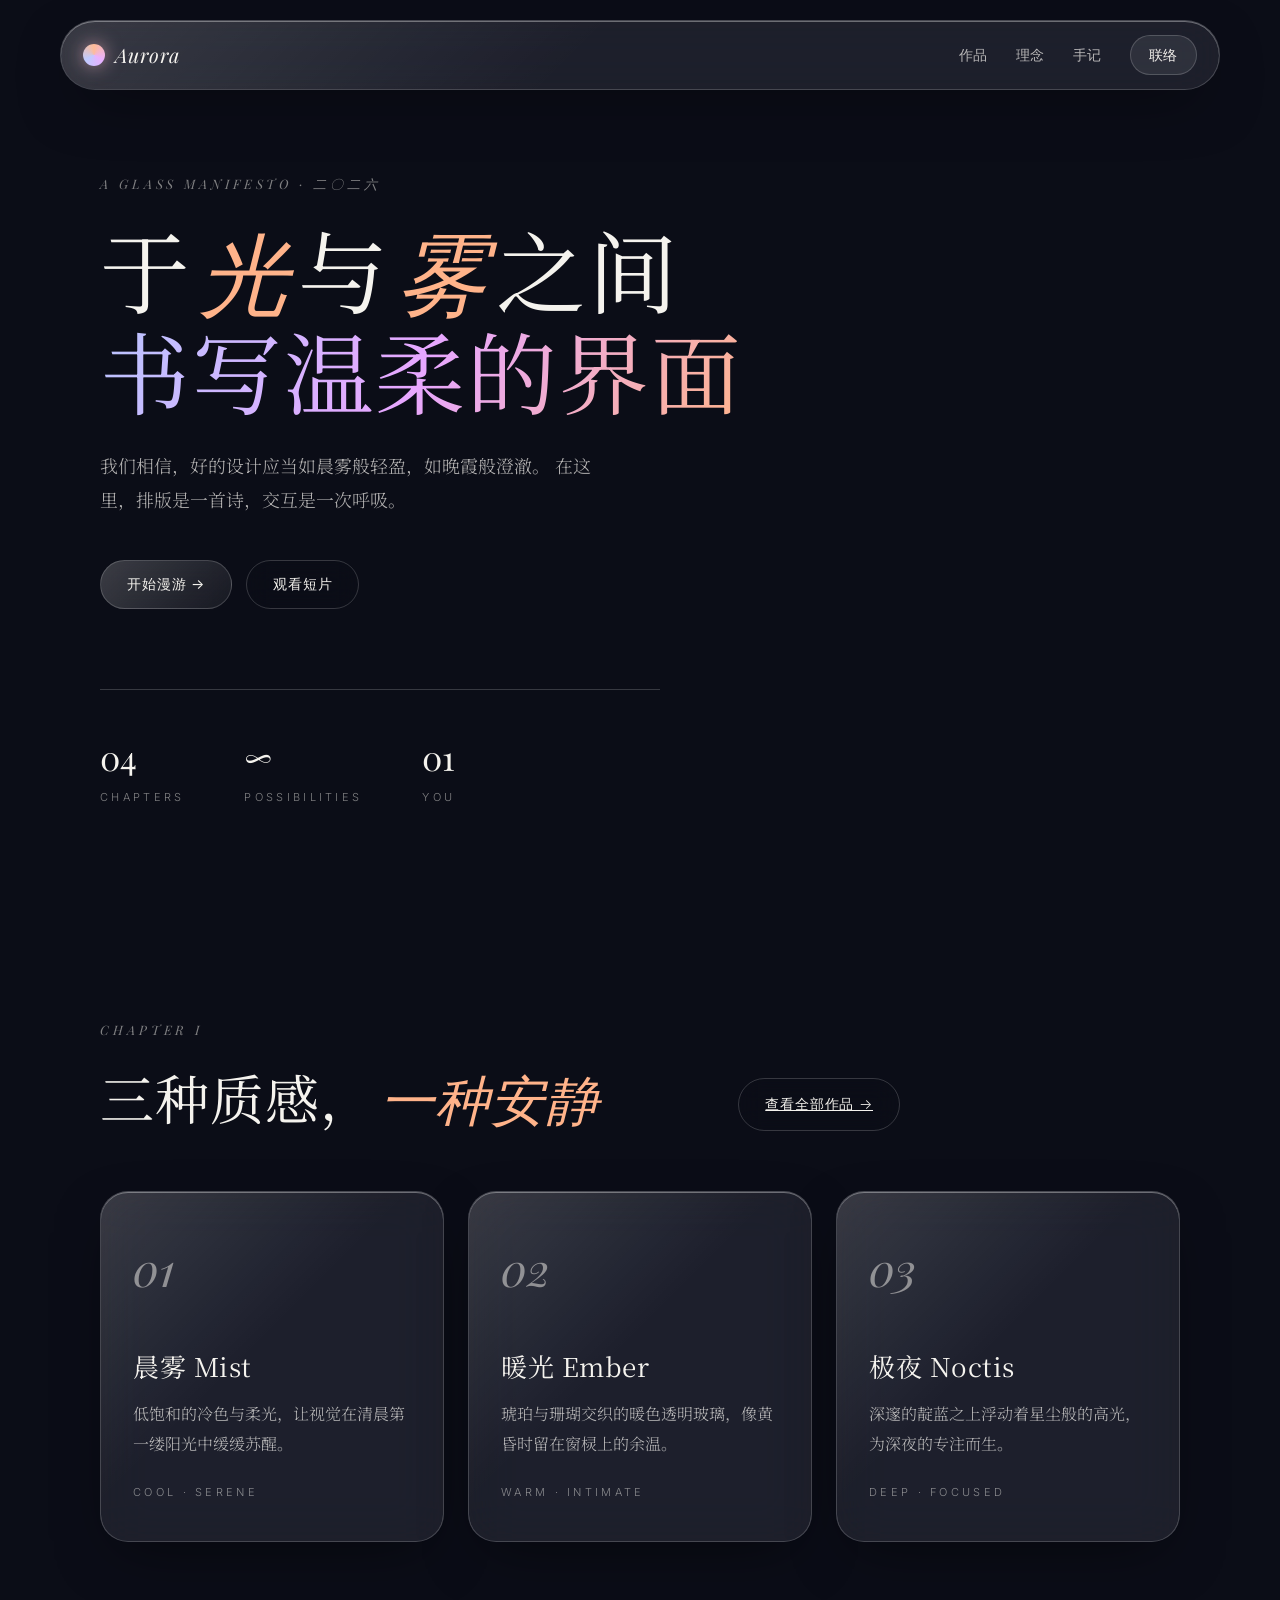
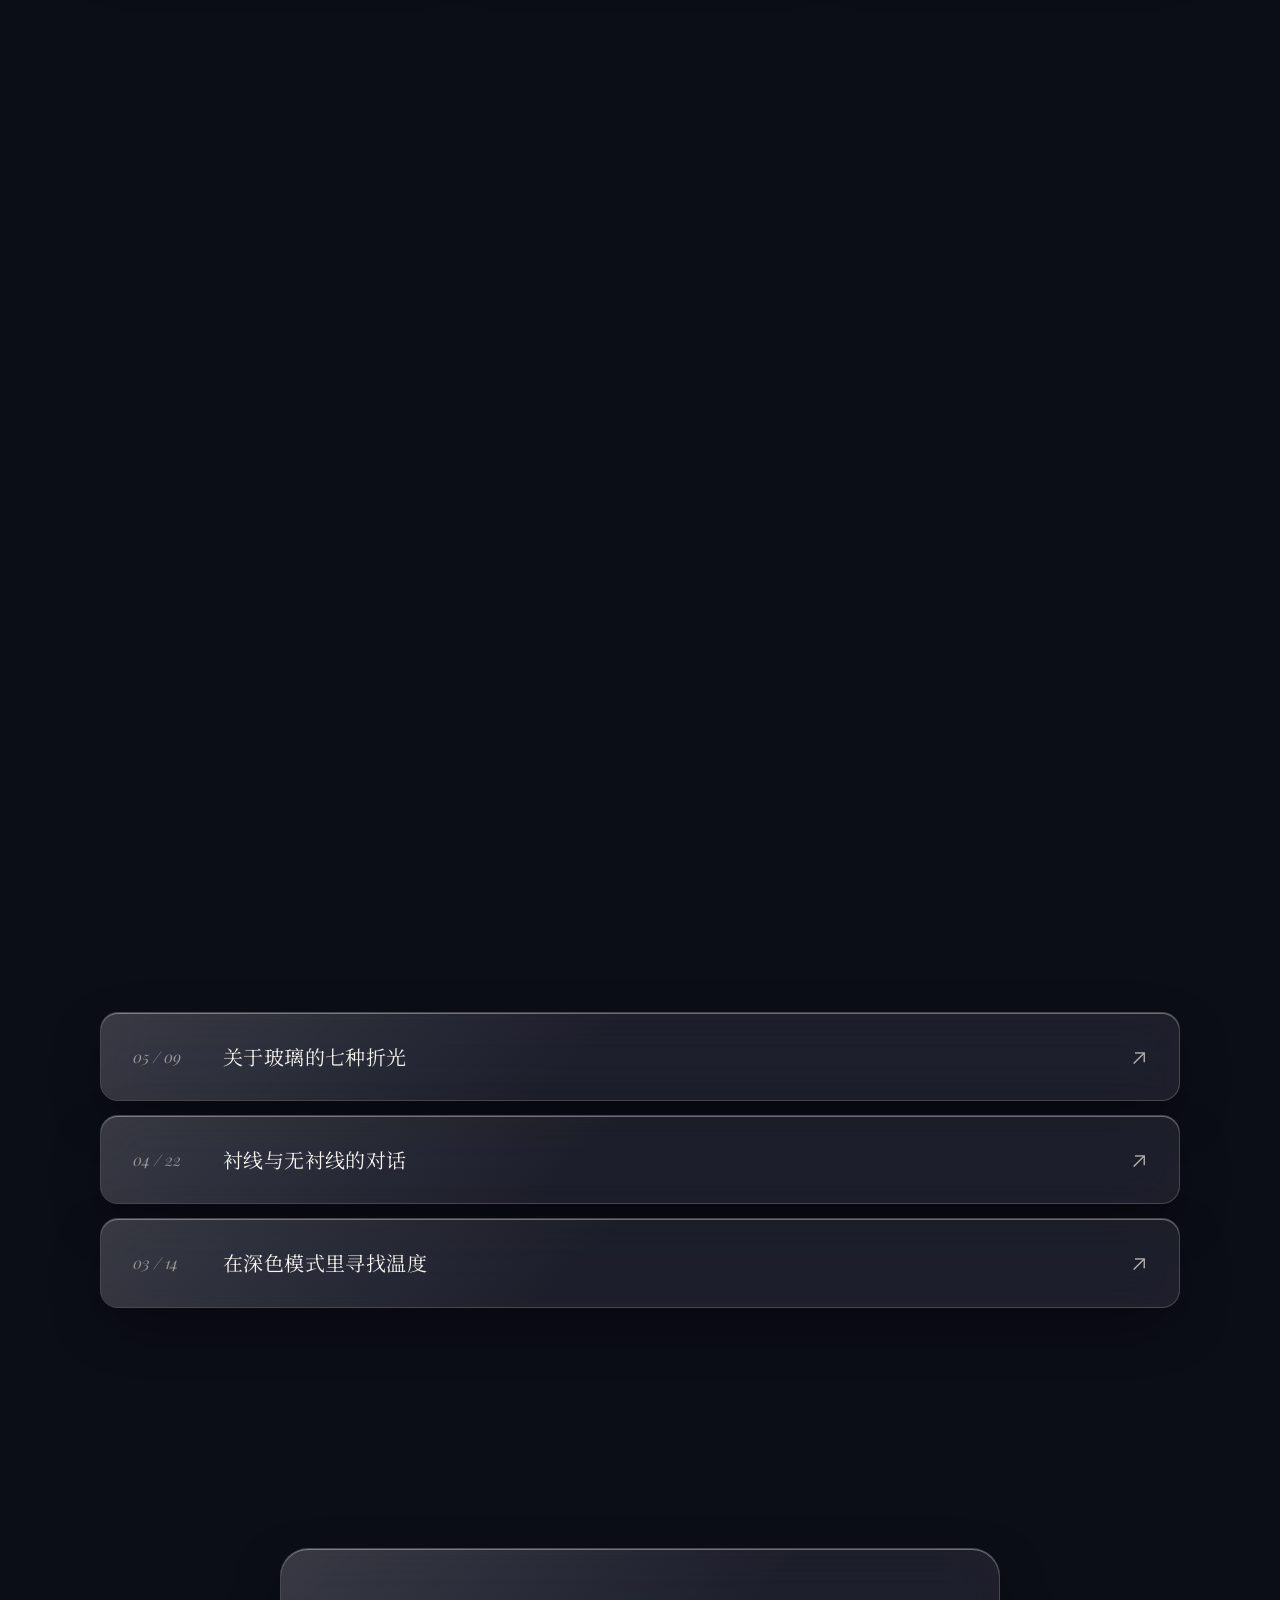
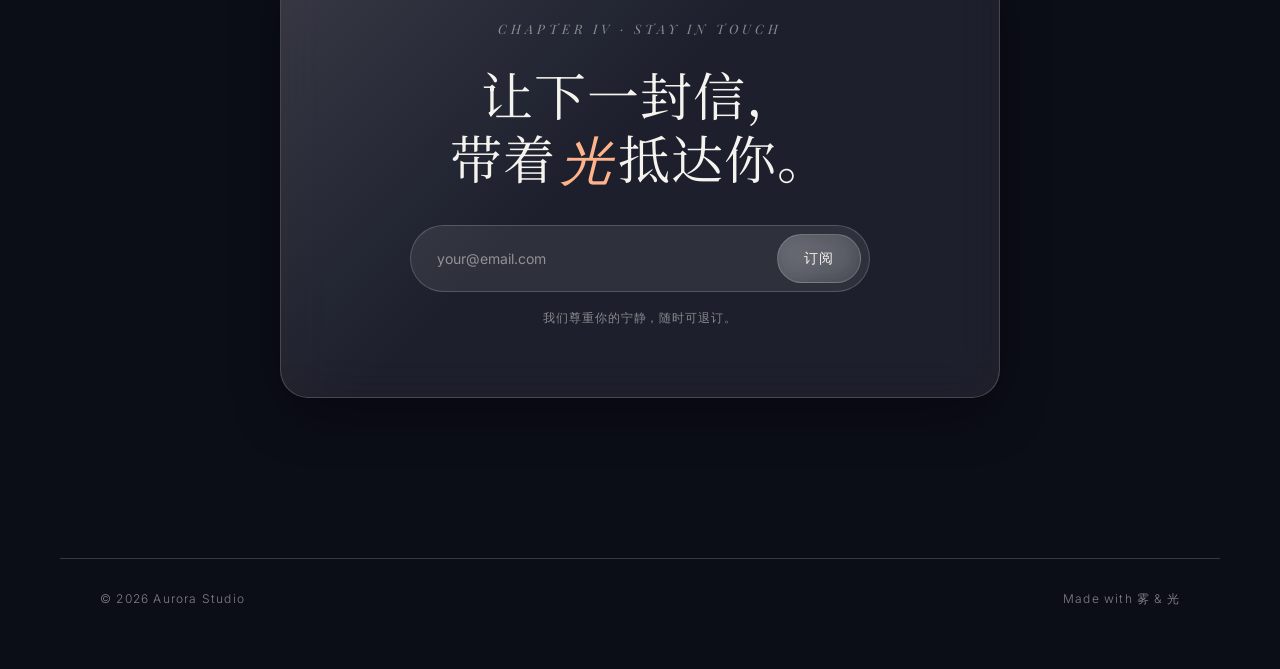
<file: web/index.html>
<!DOCTYPE html>
<html lang="zh-CN">
<head>
  <meta charset="UTF-8" />
  <meta name="viewport" content="width=device-width, initial-scale=1.0" />
  <title>Aurora · 磨砂玻璃之境</title>
  <meta name="description" content="一个具有审美排版的磨砂透明玻璃材质交互网站" />

  <link rel="preconnect" href="https://fonts.googleapis.com">
  <link rel="preconnect" href="https://fonts.gstatic.com" crossorigin>
  <link href="https://fonts.googleapis.com/css2?family=Playfair+Display:ital,wght@0,400;0,600;1,400&family=Inter:wght@300;400;500&family=Noto+Serif+SC:wght@300;400;600&display=swap" rel="stylesheet">

  <link rel="stylesheet" href="styles.css" />
</head>
<body>
  <!-- 开场 Loading -->
  <div class="loader" id="loader" aria-hidden="true">
    <div class="loader-inner">
      <p class="loader-eyebrow">Aurora · Studio</p>
      <h1 class="loader-title" data-text="于光与雾之间"></h1>
      <div class="loader-bar"><span></span></div>
    </div>
  </div>

  <!-- 流动渐变背景 -->
  <div class="bg-gradient">
    <div class="blob blob-a"></div>
    <div class="blob blob-b"></div>
    <div class="blob blob-c"></div>
    <div class="blob blob-d"></div>
  </div>

  <!-- 噪点遮罩（增加材质感）-->
  <div class="grain"></div>

  <!-- 鼠标跟随光晕 -->
  <div class="cursor-glow" id="cursorGlow"></div>

  <!-- 导航 -->
  <header class="nav glass">
    <a class="brand" href="#">
      <span class="brand-mark"></span>
      <span class="brand-name">Aurora</span>
    </a>
    <nav class="nav-links">
      <a href="works.html">作品</a>
      <a href="#philosophy">理念</a>
      <a href="#journal">手记</a>
      <a href="#contact" class="pill">联络</a>
    </nav>
  </header>

  <main>
    <!-- HERO -->
    <section class="hero">
      <p class="eyebrow reveal">A Glass Manifesto · 二〇二六</p>
      <h1 class="hero-title reveal">
        于<em>光</em>与<em>雾</em>之间<br/>
        <span class="accent">书写温柔的界面</span>
      </h1>
      <p class="hero-sub reveal">
        我们相信，好的设计应当如晨雾般轻盈，如晚霞般澄澈。
        在这里，排版是一首诗，交互是一次呼吸。
      </p>
      <div class="hero-cta reveal">
        <button class="btn btn-primary ripple">开始漫游 →</button>
        <button class="btn btn-ghost ripple">观看短片</button>
      </div>

      <div class="hero-meta reveal">
        <div><span class="num">04</span><span class="lbl">Chapters</span></div>
        <div><span class="num">∞</span><span class="lbl">Possibilities</span></div>
        <div><span class="num">01</span><span class="lbl">You</span></div>
      </div>
    </section>

    <!-- 作品 / 卡片 -->
    <section id="features" class="section">
      <header class="section-head" style="display:flex; justify-content:space-between; align-items:flex-end; gap:40px; flex-wrap:wrap;">
        <div>
          <p class="eyebrow reveal">Chapter I</p>
          <h2 class="reveal">三种质感，<em>一种安静</em></h2>
        </div>
        <a href="works.html" class="btn btn-ghost ripple reveal">查看全部作品 →</a>
      </header>

      <div class="cards">
        <article class="card glass tilt reveal">
          <div class="card-num">01</div>
          <h3>晨雾 Mist</h3>
          <p>低饱和的冷色与柔光，让视觉在清晨第一缕阳光中缓缓苏醒。</p>
          <span class="card-tag">Cool · Serene</span>
        </article>

        <article class="card glass tilt reveal">
          <div class="card-num">02</div>
          <h3>暖光 Ember</h3>
          <p>琥珀与珊瑚交织的暖色透明玻璃，像黄昏时留在窗棂上的余温。</p>
          <span class="card-tag">Warm · Intimate</span>
        </article>

        <article class="card glass tilt reveal">
          <div class="card-num">03</div>
          <h3>极夜 Noctis</h3>
          <p>深邃的靛蓝之上浮动着星尘般的高光，为深夜的专注而生。</p>
          <span class="card-tag">Deep · Focused</span>
        </article>
      </div>
    </section>

    <!-- 理念 -->
    <section id="philosophy" class="section split">
      <div class="split-text reveal">
        <p class="eyebrow">Chapter II</p>
        <h2>少即是<em>光</em>，<br/>空即是<em>境</em>。</h2>
        <p class="lede">
          我们删去所有不必要的装饰，让玻璃只做玻璃该做的事——
          折射、透过、并温柔地承载信息本身。
        </p>
        <ul class="bullets">
          <li><span>—</span> 以留白作为节奏的呼吸</li>
          <li><span>—</span> 以字体作为情绪的载体</li>
          <li><span>—</span> 以透明作为对内容的敬意</li>
        </ul>
      </div>

      <aside class="split-card glass reveal">
        <blockquote>
          <p>
            “好的界面像一扇磨砂的窗——
            你看见的不是窗，而是窗外的光。”
          </p>
          <footer>— Aurora Studio</footer>
        </blockquote>
      </aside>
    </section>

    <!-- 手记 / 列表 -->
    <section id="journal" class="section">
      <header class="section-head">
        <p class="eyebrow reveal">Chapter III</p>
        <h2 class="reveal">最近的<em>手记</em></h2>
      </header>

      <ul class="journal">
        <li class="glass reveal">
          <span class="date">05 / 09</span>
          <h4>关于玻璃的七种折光</h4>
          <span class="arrow">↗</span>
        </li>
        <li class="glass reveal">
          <span class="date">04 / 22</span>
          <h4>衬线与无衬线的对话</h4>
          <span class="arrow">↗</span>
        </li>
        <li class="glass reveal">
          <span class="date">03 / 14</span>
          <h4>在深色模式里寻找温度</h4>
          <span class="arrow">↗</span>
        </li>
      </ul>
    </section>

    <!-- CTA -->
    <section id="contact" class="section cta">
      <div class="cta-box glass reveal">
        <p class="eyebrow">Chapter IV · Stay in touch</p>
        <h2>让下一封信，<br/>带着<em>光</em>抵达你。</h2>
        <form class="subscribe" onsubmit="return false;">
          <input type="email" placeholder="your@email.com" aria-label="email" />
          <button class="btn btn-primary ripple">订阅</button>
        </form>
        <p class="fine">我们尊重你的宁静，随时可退订。</p>
      </div>
    </section>
  </main>

  <footer class="footer">
    <span>© 2026 Aurora Studio</span>
    <span>Made with 雾 &amp; 光</span>
  </footer>

  <script src="script.js"></script>
</body>
</html>
</file>
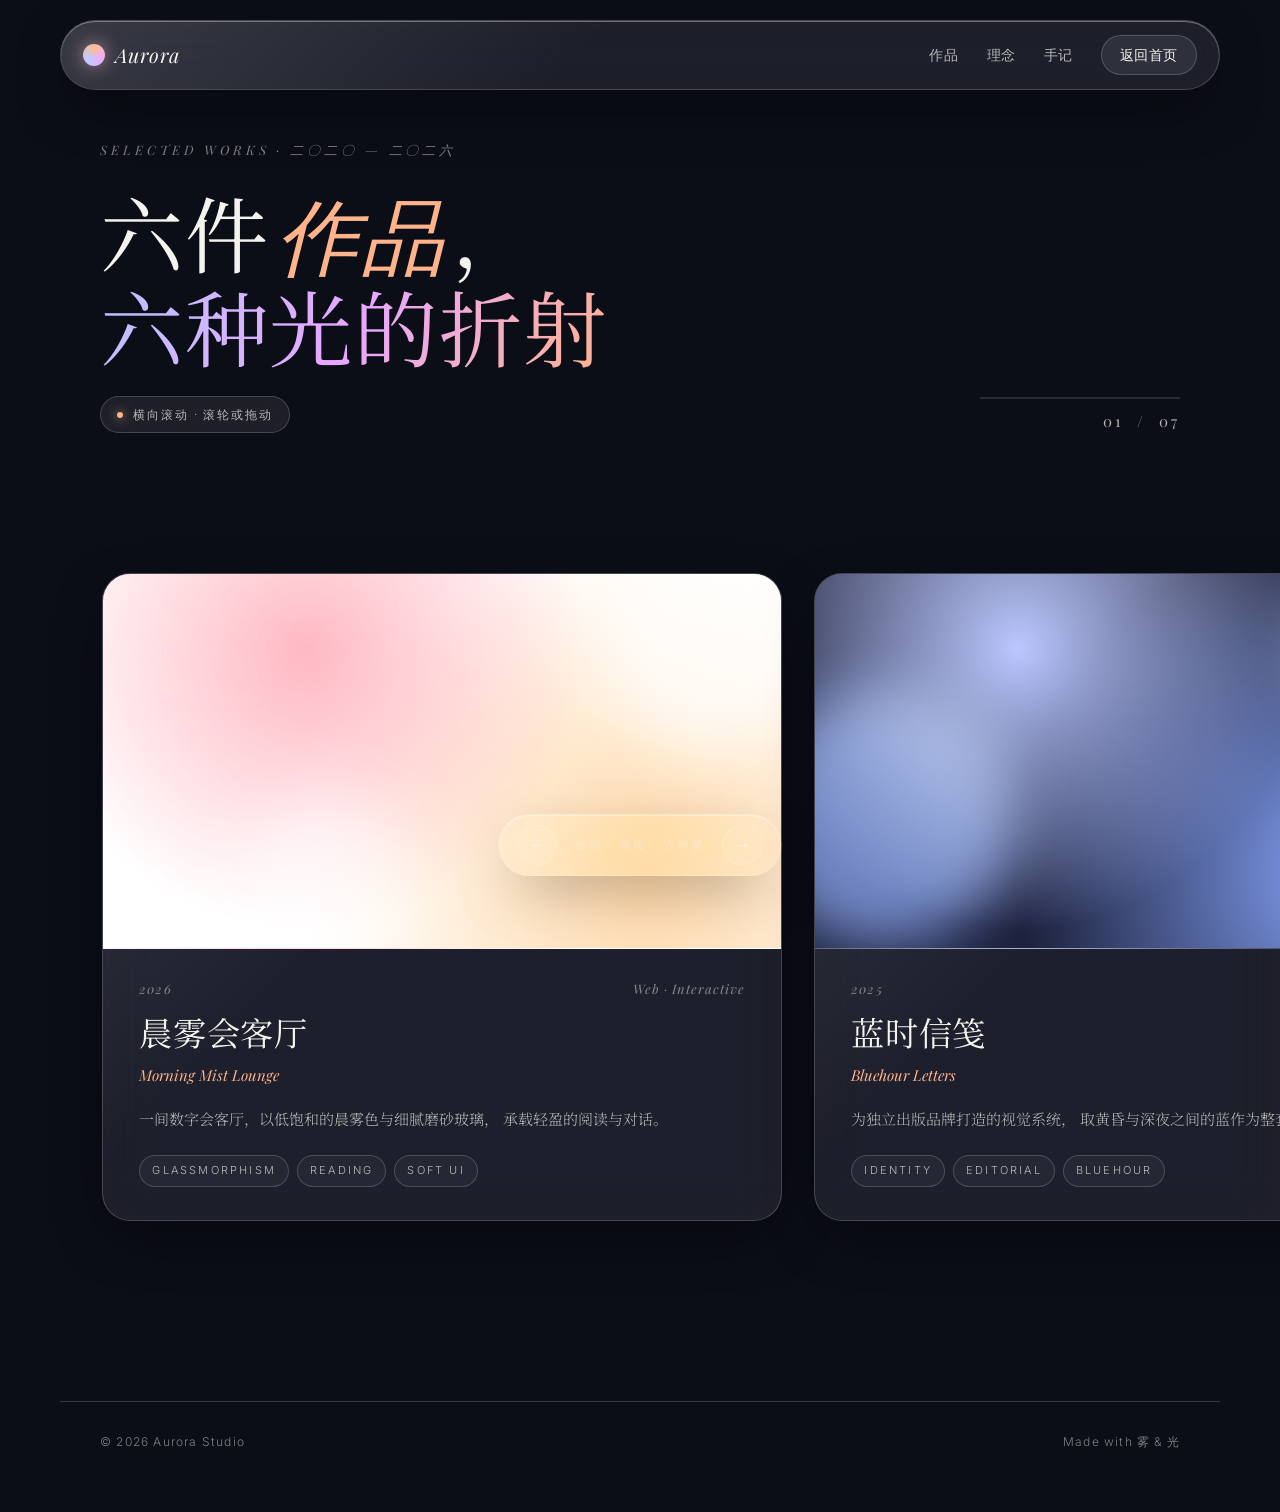
<file: web/works.html>
<!DOCTYPE html>
<html lang="zh-CN">
<head>
  <meta charset="UTF-8" />
  <meta name="viewport" content="width=device-width, initial-scale=1.0" />
  <title>Aurora · 作品集</title>
  <meta name="description" content="Aurora 工作室作品集 — 磨砂玻璃横向画廊" />

  <link rel="preconnect" href="https://fonts.googleapis.com">
  <link rel="preconnect" href="https://fonts.gstatic.com" crossorigin>
  <link href="https://fonts.googleapis.com/css2?family=Playfair+Display:ital,wght@0,400;0,600;1,400&family=Inter:wght@300;400;500&family=Noto+Serif+SC:wght@300;400;600&display=swap" rel="stylesheet">

  <link rel="stylesheet" href="styles.css" />
</head>
<body class="page-works">

  <!-- 开场 Loading -->
  <div class="loader" id="loader" aria-hidden="true">
    <div class="loader-inner">
      <p class="loader-eyebrow">Aurora · 作品集</p>
      <h1 class="loader-title" data-text="在光与雾之间"></h1>
      <div class="loader-bar"><span></span></div>
    </div>
  </div>

  <!-- 背景 -->
  <div class="bg-gradient">
    <div class="blob blob-a"></div>
    <div class="blob blob-b"></div>
    <div class="blob blob-c"></div>
    <div class="blob blob-d"></div>
  </div>
  <div class="grain"></div>
  <div class="cursor-glow" id="cursorGlow"></div>

  <!-- 导航 -->
  <header class="nav glass">
    <a class="brand" href="index.html">
      <span class="brand-mark"></span>
      <span class="brand-name">Aurora</span>
    </a>
    <nav class="nav-links">
      <a href="index.html#features">作品</a>
      <a href="index.html#philosophy">理念</a>
      <a href="index.html#journal">手记</a>
      <a href="index.html" class="pill">返回首页</a>
    </nav>
  </header>

  <!-- 作品集头部 -->
  <section class="works-header">
    <div class="works-header-inner">
      <p class="eyebrow">Selected Works · 二〇二〇 — 二〇二六</p>
      <h1 class="works-title">
        六件<em>作品</em>，<br/>
        <span class="accent">六种光的折射</span>
      </h1>
      <div class="works-hint">
        <span class="hint-dot"></span>
        <span>横向滚动 · 滚轮或拖动</span>
      </div>
    </div>

    <!-- 进度指示 -->
    <div class="works-progress">
      <div class="works-progress-track"><span id="progressFill"></span></div>
      <div class="works-progress-count">
        <span id="progressCurrent">01</span>
        <span class="slash">/</span>
        <span id="progressTotal">06</span>
      </div>
    </div>
  </section>

  <!-- 横向画廊 -->
  <section class="gallery" id="gallery" aria-label="作品横向画廊">
    <div class="gallery-track" id="galleryTrack">

      <!-- 01 -->
      <article class="work" data-index="1">
        <div class="work-card glass">
          <div class="work-visual" style="--g1:#ffb6c1; --g2:#ffd8a8; --g3:#ffffff;">
            <div class="work-visual-shape s-1"></div>
            <div class="work-visual-shape s-2"></div>
          </div>
          <div class="work-body">
            <div class="work-meta">
              <span class="work-year">2026</span>
              <span class="work-kind">Web · Interactive</span>
            </div>
            <h2 class="work-name">晨雾会客厅</h2>
            <p class="work-subtitle">Morning Mist Lounge</p>
            <p class="work-desc">
              一间数字会客厅，以低饱和的晨雾色与细腻磨砂玻璃，
              承载轻盈的阅读与对话。
            </p>
            <div class="work-tags">
              <span>Glassmorphism</span>
              <span>Reading</span>
              <span>Soft UI</span>
            </div>
          </div>
        </div>
      </article>

      <!-- 02 -->
      <article class="work" data-index="2">
        <div class="work-card glass">
          <div class="work-visual" style="--g1:#b8c5ff; --g2:#8aa8ff; --g3:#1a1f3a;">
            <div class="work-visual-shape s-1"></div>
            <div class="work-visual-shape s-3"></div>
          </div>
          <div class="work-body">
            <div class="work-meta">
              <span class="work-year">2025</span>
              <span class="work-kind">Brand · Identity</span>
            </div>
            <h2 class="work-name">蓝时信笺</h2>
            <p class="work-subtitle">Bluehour Letters</p>
            <p class="work-desc">
              为独立出版品牌打造的视觉系统，
              取黄昏与深夜之间的蓝作为整套语言的基调。
            </p>
            <div class="work-tags">
              <span>Identity</span>
              <span>Editorial</span>
              <span>Bluehour</span>
            </div>
          </div>
        </div>
      </article>

      <!-- 03 -->
      <article class="work" data-index="3">
        <div class="work-card glass">
          <div class="work-visual" style="--g1:#e7a7ff; --g2:#ffcf8a; --g3:#2a1530;">
            <div class="work-visual-shape s-2"></div>
            <div class="work-visual-shape s-3"></div>
          </div>
          <div class="work-body">
            <div class="work-meta">
              <span class="work-year">2025</span>
              <span class="work-kind">App · Meditation</span>
            </div>
            <h2 class="work-name">静夜呼吸</h2>
            <p class="work-subtitle">Noctis Breathing</p>
            <p class="work-desc">
              一款冥想应用，用环形玻璃光晕与缓慢的呼吸节奏，
              让用户在深夜里慢下来。
            </p>
            <div class="work-tags">
              <span>Mindfulness</span>
              <span>Sound</span>
              <span>Motion</span>
            </div>
          </div>
        </div>
      </article>

      <!-- 04 -->
      <article class="work" data-index="4">
        <div class="work-card glass">
          <div class="work-visual" style="--g1:#ffcf8a; --g2:#ff8ab8; --g3:#3d1e2a;">
            <div class="work-visual-shape s-1"></div>
            <div class="work-visual-shape s-2"></div>
          </div>
          <div class="work-body">
            <div class="work-meta">
              <span class="work-year">2024</span>
              <span class="work-kind">Exhibition · Spatial</span>
            </div>
            <h2 class="work-name">余温展</h2>
            <p class="work-subtitle">Ember Exhibition</p>
            <p class="work-desc">
              一场关于"黄昏记忆"的线下展览，
              以琥珀色磨砂屏风与投影交织出温柔的叙事。
            </p>
            <div class="work-tags">
              <span>Exhibition</span>
              <span>Lighting</span>
              <span>Narrative</span>
            </div>
          </div>
        </div>
      </article>

      <!-- 05 -->
      <article class="work" data-index="5">
        <div class="work-card glass">
          <div class="work-visual" style="--g1:#a8f0d8; --g2:#8ac5ff; --g3:#0b2028;">
            <div class="work-visual-shape s-2"></div>
            <div class="work-visual-shape s-3"></div>
          </div>
          <div class="work-body">
            <div class="work-meta">
              <span class="work-year">2023</span>
              <span class="work-kind">Product · Dashboard</span>
            </div>
            <h2 class="work-name">潮汐仪表</h2>
            <p class="work-subtitle">Tide Console</p>
            <p class="work-desc">
              数据如潮汐般起落，我们以分层玻璃卡片与柔和色阶，
              让复杂的信息也显得可亲。
            </p>
            <div class="work-tags">
              <span>Dashboard</span>
              <span>Data Viz</span>
              <span>Enterprise</span>
            </div>
          </div>
        </div>
      </article>

      <!-- 06 -->
      <article class="work" data-index="6">
        <div class="work-card glass">
          <div class="work-visual" style="--g1:#ffffff; --g2:#d0d8ff; --g3:#141421;">
            <div class="work-visual-shape s-1"></div>
            <div class="work-visual-shape s-3"></div>
          </div>
          <div class="work-body">
            <div class="work-meta">
              <span class="work-year">2022</span>
              <span class="work-kind">Typography · Book</span>
            </div>
            <h2 class="work-name">字的呼吸</h2>
            <p class="work-subtitle">Breath of Type</p>
            <p class="work-desc">
              一本关于中文排版节奏的小书，
              用大面积留白，把阅读变成一次温柔的呼吸。
            </p>
            <div class="work-tags">
              <span>Typography</span>
              <span>Print</span>
              <span>Editorial</span>
            </div>
          </div>
        </div>
      </article>

      <!-- 终页 -->
      <article class="work work-end" data-index="7">
        <div class="work-end-inner glass">
          <p class="eyebrow">Fin.</p>
          <h2>下一件作品<br/><em>或许是</em>你的。</h2>
          <a href="index.html#contact" class="btn btn-primary ripple">开始合作 →</a>
        </div>
      </article>

    </div>
  </section>

  <!-- 底部控制 -->
  <div class="gallery-controls glass">
    <button class="ctrl" id="btnPrev" aria-label="上一件">←</button>
    <span class="ctrl-hint">拖动 · 滚轮 · 方向键</span>
    <button class="ctrl" id="btnNext" aria-label="下一件">→</button>
  </div>

  <footer class="footer">
    <span>© 2026 Aurora Studio</span>
    <span>Made with 雾 &amp; 光</span>
  </footer>

  <script src="script.js"></script>
</body>
</html>
</file>
<file: web/styles.css>
/* ===============================================
   Aurora · Frosted Glass Aesthetic
   =============================================== */

:root {
  --bg: #0b0d17;
  --ink: #f5f3ee;
  --ink-soft: rgba(245, 243, 238, 0.72);
  --ink-mute: rgba(245, 243, 238, 0.5);

  --glass-bg: rgba(255, 255, 255, 0.08);
  --glass-bg-strong: rgba(255, 255, 255, 0.14);
  --glass-border: rgba(255, 255, 255, 0.18);
  --glass-hi: rgba(255, 255, 255, 0.35);

  --accent-1: #ffb38a;   /* ember */
  --accent-2: #b8c5ff;   /* mist */
  --accent-3: #e7a7ff;   /* bloom */

  --radius-lg: 28px;
  --radius-md: 18px;
  --radius-sm: 12px;

  --serif-cn: "Noto Serif SC", "Songti SC", "SimSun", serif;
  --serif-en: "Playfair Display", Georgia, serif;
  --sans: "Inter", -apple-system, "PingFang SC", "Microsoft YaHei", sans-serif;

  --ease: cubic-bezier(0.22, 1, 0.36, 1);
}

* { box-sizing: border-box; margin: 0; padding: 0; }

html, body {
  background: var(--bg);
  color: var(--ink);
  font-family: var(--sans);
  font-weight: 300;
  line-height: 1.6;
  -webkit-font-smoothing: antialiased;
  overflow-x: hidden;
  cursor: default;
}

/* ---------- Animated gradient background ---------- */
.bg-gradient {
  position: fixed;
  inset: 0;
  z-index: -2;
  overflow: hidden;
  background:
    radial-gradient(ellipse at top left, #1a1f3a 0%, transparent 55%),
    radial-gradient(ellipse at bottom right, #2a1530 0%, transparent 55%),
    var(--bg);
}

.blob {
  position: absolute;
  border-radius: 50%;
  filter: blur(90px);
  opacity: 0.65;
  mix-blend-mode: screen;
  will-change: transform;
}

.blob-a { width: 520px; height: 520px; background: #ff8ab8; top: -120px; left: -120px; animation: float-a 18s ease-in-out infinite; }
.blob-b { width: 620px; height: 620px; background: #8ab6ff; bottom: -200px; right: -160px; animation: float-b 22s ease-in-out infinite; }
.blob-c { width: 420px; height: 420px; background: #ffcf8a; top: 40%; left: 55%; animation: float-c 26s ease-in-out infinite; }
.blob-d { width: 380px; height: 380px; background: #b48aff; top: 60%; left: 10%; animation: float-d 30s ease-in-out infinite; }

@keyframes float-a { 0%,100%{transform:translate(0,0) scale(1)} 50%{transform:translate(120px,80px) scale(1.1)} }
@keyframes float-b { 0%,100%{transform:translate(0,0) scale(1)} 50%{transform:translate(-140px,-60px) scale(0.9)} }
@keyframes float-c { 0%,100%{transform:translate(0,0) scale(1)} 50%{transform:translate(-80px,120px) scale(1.08)} }
@keyframes float-d { 0%,100%{transform:translate(0,0) scale(1)} 50%{transform:translate(100px,-100px) scale(0.95)} }

/* grain overlay */
.grain {
  position: fixed;
  inset: 0;
  z-index: -1;
  pointer-events: none;
  opacity: 0.08;
  background-image: url("data:image/svg+xml;utf8,<svg xmlns='http://www.w3.org/2000/svg' width='160' height='160'><filter id='n'><feTurbulence type='fractalNoise' baseFrequency='0.9'/></filter><rect width='100%' height='100%' filter='url(%23n)' opacity='0.9'/></svg>");
}

/* cursor glow */
.cursor-glow {
  position: fixed;
  top: 0; left: 0;
  width: 480px; height: 480px;
  border-radius: 50%;
  background: radial-gradient(circle, rgba(255, 200, 220, 0.18), transparent 60%);
  transform: translate(-50%, -50%);
  pointer-events: none;
  z-index: -1;
  transition: opacity .4s ease;
}

/* ---------- Glass material ---------- */
.glass {
  background: var(--glass-bg);
  backdrop-filter: blur(24px) saturate(140%);
  -webkit-backdrop-filter: blur(24px) saturate(140%);
  border: 1px solid var(--glass-border);
  border-radius: var(--radius-lg);
  box-shadow:
    0 1px 0 var(--glass-hi) inset,
    0 20px 60px -20px rgba(0, 0, 0, 0.55);
  position: relative;
}

.glass::before {
  content: "";
  position: absolute;
  inset: 0;
  border-radius: inherit;
  background: linear-gradient(135deg, rgba(255,255,255,0.12), rgba(255,255,255,0) 45%);
  pointer-events: none;
}

/* ---------- Nav ---------- */
.nav {
  position: fixed;
  top: 20px; left: 50%;
  transform: translateX(-50%);
  width: min(1160px, calc(100% - 40px));
  display: flex;
  align-items: center;
  justify-content: space-between;
  padding: 14px 22px;
  border-radius: 999px;
  z-index: 50;
}

.brand { display: flex; align-items: center; gap: 10px; text-decoration: none; color: var(--ink); }
.brand-mark {
  width: 22px; height: 22px; border-radius: 50%;
  background: conic-gradient(from 0deg, var(--accent-1), var(--accent-3), var(--accent-2), var(--accent-1));
  box-shadow: 0 0 18px rgba(255,180,200,0.6);
}
.brand-name { font-family: var(--serif-en); font-style: italic; font-size: 20px; letter-spacing: 0.02em; }

.nav-links { display: flex; gap: 28px; align-items: center; }
.nav-links a {
  color: var(--ink-soft);
  text-decoration: none;
  font-size: 14px;
  letter-spacing: 0.04em;
  transition: color .3s var(--ease);
}
.nav-links a:hover { color: var(--ink); }
.nav-links .pill {
  padding: 8px 18px;
  border: 1px solid var(--glass-border);
  border-radius: 999px;
  background: var(--glass-bg);
  color: var(--ink);
}

/* ---------- Typography ---------- */
.eyebrow {
  font-family: var(--serif-en);
  font-style: italic;
  font-size: 13px;
  letter-spacing: 0.3em;
  text-transform: uppercase;
  color: var(--ink-mute);
  margin-bottom: 24px;
}

h1, h2, h3, h4 {
  font-family: var(--serif-cn);
  font-weight: 400;
  letter-spacing: 0.02em;
}

h1 em, h2 em, h3 em {
  font-family: var(--serif-en);
  font-style: italic;
  font-weight: 400;
  color: var(--accent-1);
  padding: 0 0.08em;
}

.accent {
  background: linear-gradient(120deg, var(--accent-2), var(--accent-3) 50%, var(--accent-1));
  -webkit-background-clip: text;
  background-clip: text;
  color: transparent;
}

/* ---------- Hero ---------- */
.hero {
  min-height: 100vh;
  padding: 160px 40px 80px;
  max-width: 1160px;
  margin: 0 auto;
  display: flex;
  flex-direction: column;
  justify-content: center;
}

.hero-title {
  font-size: clamp(44px, 7vw, 92px);
  line-height: 1.12;
  margin-bottom: 28px;
  max-width: 16ch;
}

.hero-sub {
  font-family: var(--serif-cn);
  font-weight: 300;
  font-size: clamp(16px, 1.4vw, 19px);
  color: var(--ink-soft);
  max-width: 52ch;
  margin-bottom: 44px;
  line-height: 1.9;
}

.hero-cta { display: flex; gap: 14px; margin-bottom: 80px; }

.hero-meta {
  display: flex;
  gap: 60px;
  padding-top: 40px;
  border-top: 1px solid var(--glass-border);
  max-width: 560px;
}
.hero-meta > div { display: flex; flex-direction: column; gap: 4px; }
.hero-meta .num {
  font-family: var(--serif-en);
  font-size: 34px;
  font-weight: 400;
}
.hero-meta .lbl {
  font-size: 11px;
  letter-spacing: 0.3em;
  text-transform: uppercase;
  color: var(--ink-mute);
}

/* ---------- Buttons ---------- */
.btn {
  font-family: var(--sans);
  font-size: 14px;
  letter-spacing: 0.06em;
  padding: 14px 26px;
  border-radius: 999px;
  border: 1px solid var(--glass-border);
  cursor: pointer;
  color: var(--ink);
  background: var(--glass-bg);
  backdrop-filter: blur(12px);
  transition: transform .3s var(--ease), background .3s var(--ease), border-color .3s var(--ease);
  position: relative;
  overflow: hidden;
}
.btn:hover { transform: translateY(-2px); background: var(--glass-bg-strong); border-color: rgba(255,255,255,0.3); }
.btn-primary { background: linear-gradient(135deg, rgba(255,255,255,0.2), rgba(255,255,255,0.05)); }
.btn-ghost { background: transparent; }

/* ripple */
.ripple span.r {
  position: absolute;
  border-radius: 50%;
  background: rgba(255,255,255,0.35);
  transform: scale(0);
  animation: ripple .7s var(--ease);
  pointer-events: none;
}
@keyframes ripple { to { transform: scale(4); opacity: 0; } }

/* ---------- Sections ---------- */
.section {
  max-width: 1160px;
  margin: 0 auto;
  padding: 120px 40px;
}

.section-head { margin-bottom: 60px; max-width: 800px; }
.section-head h2 { font-size: clamp(32px, 4.4vw, 54px); line-height: 1.2; }

/* ---------- Cards ---------- */
.cards {
  display: grid;
  grid-template-columns: repeat(3, 1fr);
  gap: 24px;
}

.card {
  padding: 40px 32px;
  min-height: 320px;
  display: flex;
  flex-direction: column;
  justify-content: space-between;
  transform-style: preserve-3d;
  transition: transform .5s var(--ease), box-shadow .5s var(--ease);
}
.card:hover {
  box-shadow:
    0 1px 0 var(--glass-hi) inset,
    0 40px 80px -20px rgba(0,0,0,0.7);
}
.card-num {
  font-family: var(--serif-en);
  font-style: italic;
  font-size: 46px;
  color: var(--ink-mute);
  margin-bottom: 40px;
}
.card h3 { font-size: 26px; margin-bottom: 12px; }
.card p { color: var(--ink-soft); font-family: var(--serif-cn); line-height: 1.9; }
.card-tag {
  margin-top: 24px;
  font-size: 11px;
  letter-spacing: 0.3em;
  text-transform: uppercase;
  color: var(--ink-mute);
}

/* ---------- Split (philosophy) ---------- */
.split {
  display: grid;
  grid-template-columns: 1.1fr 1fr;
  gap: 60px;
  align-items: center;
}
.split-text h2 { font-size: clamp(36px, 5vw, 64px); line-height: 1.15; margin-bottom: 28px; }
.split-text .lede {
  font-family: var(--serif-cn);
  font-size: 17px;
  color: var(--ink-soft);
  line-height: 1.9;
  margin-bottom: 32px;
}
.bullets { list-style: none; display: flex; flex-direction: column; gap: 12px; }
.bullets li { font-family: var(--serif-cn); color: var(--ink-soft); }
.bullets li span { color: var(--accent-1); margin-right: 12px; }

.split-card { padding: 50px 44px; }
.split-card blockquote {
  font-family: var(--serif-cn);
  font-size: 22px;
  line-height: 1.8;
}
.split-card blockquote p { margin-bottom: 20px; }
.split-card blockquote footer {
  font-family: var(--serif-en);
  font-style: italic;
  font-size: 14px;
  color: var(--ink-mute);
}

/* ---------- Journal ---------- */
.journal { list-style: none; display: flex; flex-direction: column; gap: 14px; }
.journal li {
  display: grid;
  grid-template-columns: 90px 1fr 40px;
  align-items: center;
  padding: 26px 32px;
  border-radius: var(--radius-md);
  transition: transform .4s var(--ease), background .4s var(--ease);
  cursor: pointer;
}
.journal li:hover { transform: translateX(8px); background: var(--glass-bg-strong); }
.journal .date { font-family: var(--serif-en); font-style: italic; color: var(--ink-mute); }
.journal h4 { font-size: 20px; font-weight: 400; }
.journal .arrow { text-align: right; font-size: 22px; color: var(--ink-soft); }

/* ---------- CTA ---------- */
.cta { display: flex; justify-content: center; }
.cta-box {
  padding: 70px 60px;
  text-align: center;
  max-width: 720px;
  width: 100%;
}
.cta-box h2 { font-size: clamp(32px, 4.5vw, 52px); line-height: 1.2; margin: 16px 0 36px; }
.subscribe {
  display: flex;
  gap: 10px;
  max-width: 460px;
  margin: 0 auto 16px;
  padding: 8px;
  border-radius: 999px;
  background: var(--glass-bg);
  border: 1px solid var(--glass-border);
}
.subscribe input {
  flex: 1;
  background: transparent;
  border: none;
  outline: none;
  color: var(--ink);
  font-family: var(--sans);
  font-size: 14px;
  padding: 10px 18px;
}
.subscribe input::placeholder { color: var(--ink-mute); }
.fine { font-size: 12px; color: var(--ink-mute); letter-spacing: 0.08em; }

/* ---------- Footer ---------- */
.footer {
  max-width: 1160px;
  margin: 40px auto 30px;
  padding: 30px 40px;
  display: flex;
  justify-content: space-between;
  font-size: 12px;
  color: var(--ink-mute);
  letter-spacing: 0.1em;
  border-top: 1px solid var(--glass-border);
}

/* ---------- Reveal on scroll ---------- */
.reveal {
  opacity: 0;
  transform: translateY(24px);
  transition: opacity 1s var(--ease), transform 1s var(--ease);
}
.reveal.is-visible { opacity: 1; transform: translateY(0); }

/* ---------- Responsive ---------- */
@media (max-width: 900px) {
  .nav-links { gap: 16px; }
  .nav-links a:not(.pill) { display: none; }
  .cards { grid-template-columns: 1fr; }
  .split { grid-template-columns: 1fr; }
  .hero { padding-top: 140px; }
  .hero-meta { flex-wrap: wrap; gap: 30px; }
  .journal li { grid-template-columns: 70px 1fr 30px; padding: 20px; }
  .cta-box { padding: 44px 28px; }
}



/* ===============================================
   Loading · 字符逐个浮现
   =============================================== */
.loader {
  position: fixed;
  inset: 0;
  z-index: 9999;
  display: flex;
  align-items: center;
  justify-content: center;
  background:
    radial-gradient(ellipse at top left, #1a1f3a 0%, transparent 55%),
    radial-gradient(ellipse at bottom right, #2a1530 0%, transparent 55%),
    var(--bg);
  backdrop-filter: blur(40px) saturate(160%);
  -webkit-backdrop-filter: blur(40px) saturate(160%);
  transition: opacity .9s var(--ease), visibility .9s var(--ease);
}
.loader.is-hidden { opacity: 0; visibility: hidden; pointer-events: none; }

.loader-inner { text-align: center; padding: 0 24px; max-width: 720px; }

.loader-eyebrow {
  font-family: var(--serif-en);
  font-style: italic;
  font-size: 13px;
  letter-spacing: 0.3em;
  text-transform: uppercase;
  color: var(--ink-mute);
  margin-bottom: 28px;
  opacity: 0;
  animation: fadeIn .8s var(--ease) .1s forwards;
}

.loader-title {
  font-family: var(--serif-cn);
  font-weight: 400;
  font-size: clamp(36px, 6vw, 72px);
  line-height: 1.2;
  letter-spacing: 0.08em;
  margin-bottom: 40px;
  display: inline-flex;
  gap: 0.04em;
}
.loader-title .char {
  display: inline-block;
  opacity: 0;
  transform: translateY(24px) rotateX(-40deg);
  filter: blur(8px);
  animation: charIn .9s var(--ease) forwards;
}
.loader-title .char.space { width: 0.4em; }

@keyframes charIn {
  to { opacity: 1; transform: none; filter: blur(0); }
}
@keyframes fadeIn { to { opacity: 1; } }

.loader-bar {
  width: 160px;
  height: 1px;
  margin: 0 auto;
  background: rgba(255,255,255,0.12);
  overflow: hidden;
  opacity: 0;
  animation: fadeIn .6s var(--ease) .3s forwards;
}
.loader-bar span {
  display: block;
  width: 100%;
  height: 100%;
  background: linear-gradient(90deg, transparent, var(--accent-1), var(--accent-3), transparent);
  transform: translateX(-100%);
  animation: barSweep 2.2s var(--ease) infinite;
}
@keyframes barSweep {
  0% { transform: translateX(-100%); }
  100% { transform: translateX(100%); }
}

/* ===============================================
   Works · 作品集页
   =============================================== */
body.page-works { overflow-x: hidden; }

.works-header {
  max-width: 1160px;
  margin: 0 auto;
  padding: 140px 40px 60px;
  display: grid;
  grid-template-columns: 1fr auto;
  align-items: end;
  gap: 40px;
}

.works-title {
  font-size: clamp(40px, 6.5vw, 84px);
  line-height: 1.12;
  margin-top: 20px;
  max-width: 14ch;
}

.works-hint {
  display: inline-flex;
  align-items: center;
  gap: 10px;
  margin-top: 24px;
  padding: 8px 16px;
  border: 1px solid var(--glass-border);
  border-radius: 999px;
  background: var(--glass-bg);
  backdrop-filter: blur(12px);
  font-size: 12px;
  letter-spacing: 0.16em;
  color: var(--ink-soft);
}
.hint-dot {
  width: 6px; height: 6px; border-radius: 50%;
  background: var(--accent-1);
  box-shadow: 0 0 12px var(--accent-1);
  animation: pulse 1.6s ease-in-out infinite;
}
@keyframes pulse {
  0%, 100% { opacity: 1; transform: scale(1); }
  50% { opacity: 0.5; transform: scale(1.4); }
}

.works-progress { display: flex; flex-direction: column; align-items: flex-end; gap: 10px; min-width: 220px; }
.works-progress-track {
  width: 200px;
  height: 2px;
  background: rgba(255,255,255,0.12);
  border-radius: 2px;
  overflow: hidden;
  position: relative;
}
.works-progress-track span {
  display: block;
  height: 100%;
  width: 0%;
  background: linear-gradient(90deg, var(--accent-2), var(--accent-3), var(--accent-1));
  transition: width .4s var(--ease);
  border-radius: 2px;
}
.works-progress-count {
  font-family: var(--serif-en);
  font-size: 15px;
  letter-spacing: 0.2em;
  color: var(--ink-soft);
}
.works-progress-count .slash { margin: 0 6px; color: var(--ink-mute); }

/* 画廊容器 */
.gallery {
  position: relative;
  padding: 40px 0 100px;
  overflow: hidden;
  cursor: grab;
}
.gallery.is-grabbing { cursor: grabbing; }

.gallery-track {
  display: flex;
  gap: 32px;
  padding: 40px 8vw;
  will-change: transform;
  transition: transform .8s cubic-bezier(0.22, 1, 0.36, 1);
}

.work {
  flex: 0 0 auto;
  width: min(680px, 82vw);
  height: 72vh;
  min-height: 520px;
  max-height: 720px;
}

.work-card {
  width: 100%; height: 100%;
  display: grid;
  grid-template-rows: 58% 1fr;
  overflow: hidden;
  border-radius: var(--radius-lg);
  transform: translateY(0);
  transition: transform .6s var(--ease), box-shadow .6s var(--ease);
}

.work:hover .work-card {
  transform: translateY(-6px);
  box-shadow:
    0 1px 0 var(--glass-hi) inset,
    0 60px 100px -30px rgba(0,0,0,0.8);
}

/* 视觉块 */
.work-visual {
  position: relative;
  overflow: hidden;
  border-bottom: 1px solid var(--glass-border);
  background:
    radial-gradient(circle at 30% 20%, var(--g1) 0%, transparent 50%),
    radial-gradient(circle at 80% 80%, var(--g2) 0%, transparent 55%),
    var(--g3);
}
.work-visual::after {
  content: "";
  position: absolute;
  inset: 0;
  background: linear-gradient(180deg, rgba(255,255,255,0.08), transparent 40%);
  pointer-events: none;
}
.work-visual-shape {
  position: absolute;
  border-radius: 50%;
  filter: blur(30px);
  opacity: 0.7;
  mix-blend-mode: screen;
}
.work-visual-shape.s-1 { width: 220px; height: 220px; background: #fff; top: -40px; right: -40px; }
.work-visual-shape.s-2 { width: 180px; height: 180px; background: var(--g1); bottom: -30px; left: 20%; }
.work-visual-shape.s-3 { width: 260px; height: 260px; background: var(--g2); top: 30%; left: -60px; }

/* 文案区 */
.work-body {
  padding: 30px 36px 36px;
  display: flex;
  flex-direction: column;
  gap: 10px;
}
.work-meta {
  display: flex;
  justify-content: space-between;
  font-family: var(--serif-en);
  font-style: italic;
  font-size: 13px;
  color: var(--ink-mute);
  letter-spacing: 0.08em;
  margin-bottom: 4px;
}
.work-name {
  font-family: var(--serif-cn);
  font-weight: 400;
  font-size: clamp(26px, 2.6vw, 34px);
  line-height: 1.2;
}
.work-subtitle {
  font-family: var(--serif-en);
  font-style: italic;
  font-size: 15px;
  color: var(--accent-1);
  margin-bottom: 8px;
}
.work-desc {
  font-family: var(--serif-cn);
  font-weight: 300;
  color: var(--ink-soft);
  line-height: 1.85;
  font-size: 15px;
  flex: 1;
}
.work-tags {
  display: flex;
  gap: 8px;
  flex-wrap: wrap;
  margin-top: 12px;
}
.work-tags span {
  padding: 6px 12px;
  font-size: 11px;
  letter-spacing: 0.2em;
  text-transform: uppercase;
  color: var(--ink-soft);
  border: 1px solid var(--glass-border);
  border-radius: 999px;
  background: rgba(255,255,255,0.04);
}

/* 终页 */
.work-end { width: min(560px, 82vw); }
.work-end-inner {
  height: 100%;
  padding: 60px 50px;
  display: flex;
  flex-direction: column;
  justify-content: center;
  align-items: flex-start;
  gap: 20px;
}
.work-end-inner h2 {
  font-size: clamp(30px, 3.8vw, 44px);
  line-height: 1.3;
  margin-bottom: 16px;
}

/* 画廊控制 */
.gallery-controls {
  position: fixed;
  bottom: 24px;
  left: 50%;
  transform: translateX(-50%);
  display: flex;
  align-items: center;
  gap: 18px;
  padding: 10px 18px;
  border-radius: 999px;
  z-index: 40;
}
.ctrl {
  width: 40px; height: 40px;
  border-radius: 50%;
  border: 1px solid var(--glass-border);
  background: rgba(255,255,255,0.06);
  color: var(--ink);
  font-size: 16px;
  cursor: pointer;
  transition: background .3s var(--ease), transform .3s var(--ease);
}
.ctrl:hover { background: rgba(255,255,255,0.16); transform: scale(1.06); }
.ctrl-hint {
  font-size: 11px;
  letter-spacing: 0.24em;
  text-transform: uppercase;
  color: var(--ink-mute);
}

/* 响应式 */
@media (max-width: 900px) {
  .works-header { grid-template-columns: 1fr; }
  .works-progress { align-items: flex-start; width: 100%; }
  .works-progress-track { width: 100%; }
  .work { width: 86vw; height: 70vh; min-height: 480px; }
  .work-card { grid-template-rows: 50% 1fr; }
  .work-body { padding: 22px 24px 26px; }
  .gallery-track { padding: 20px 7vw; gap: 20px; }
}
</file>
